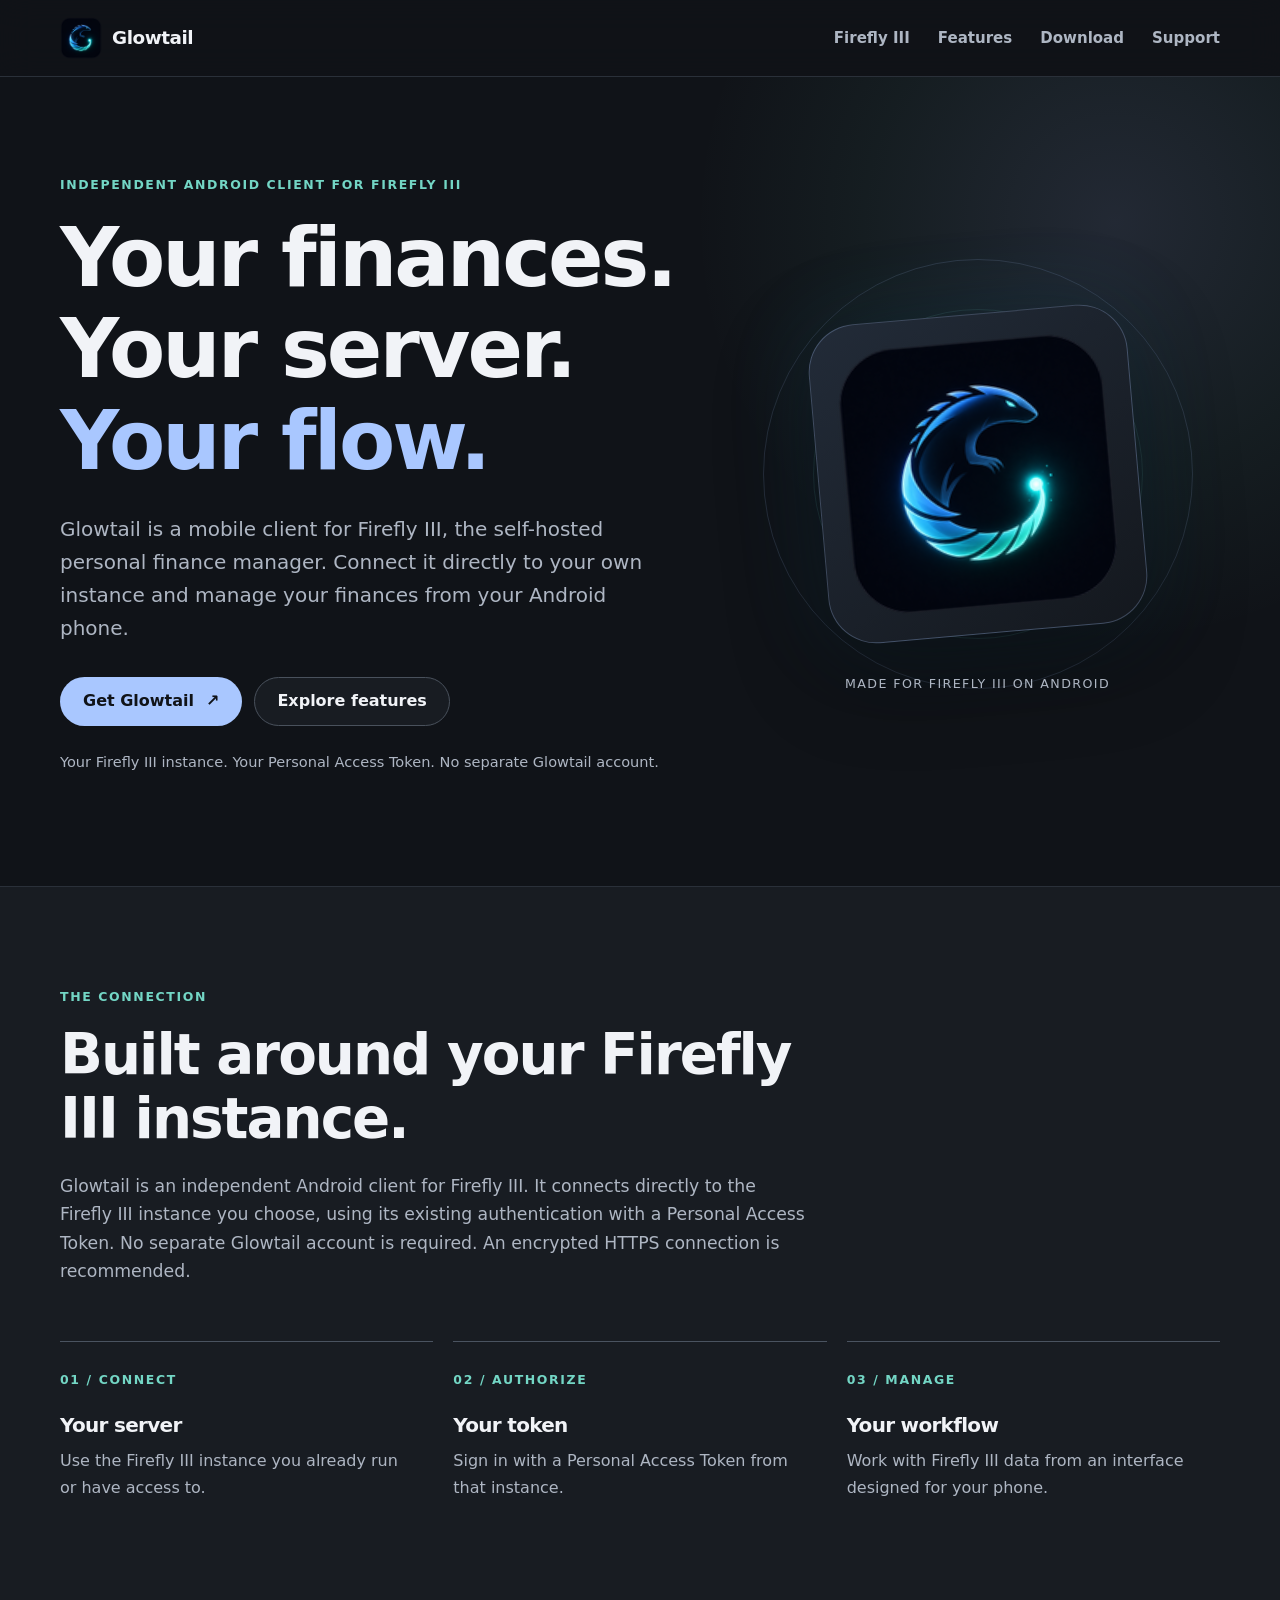
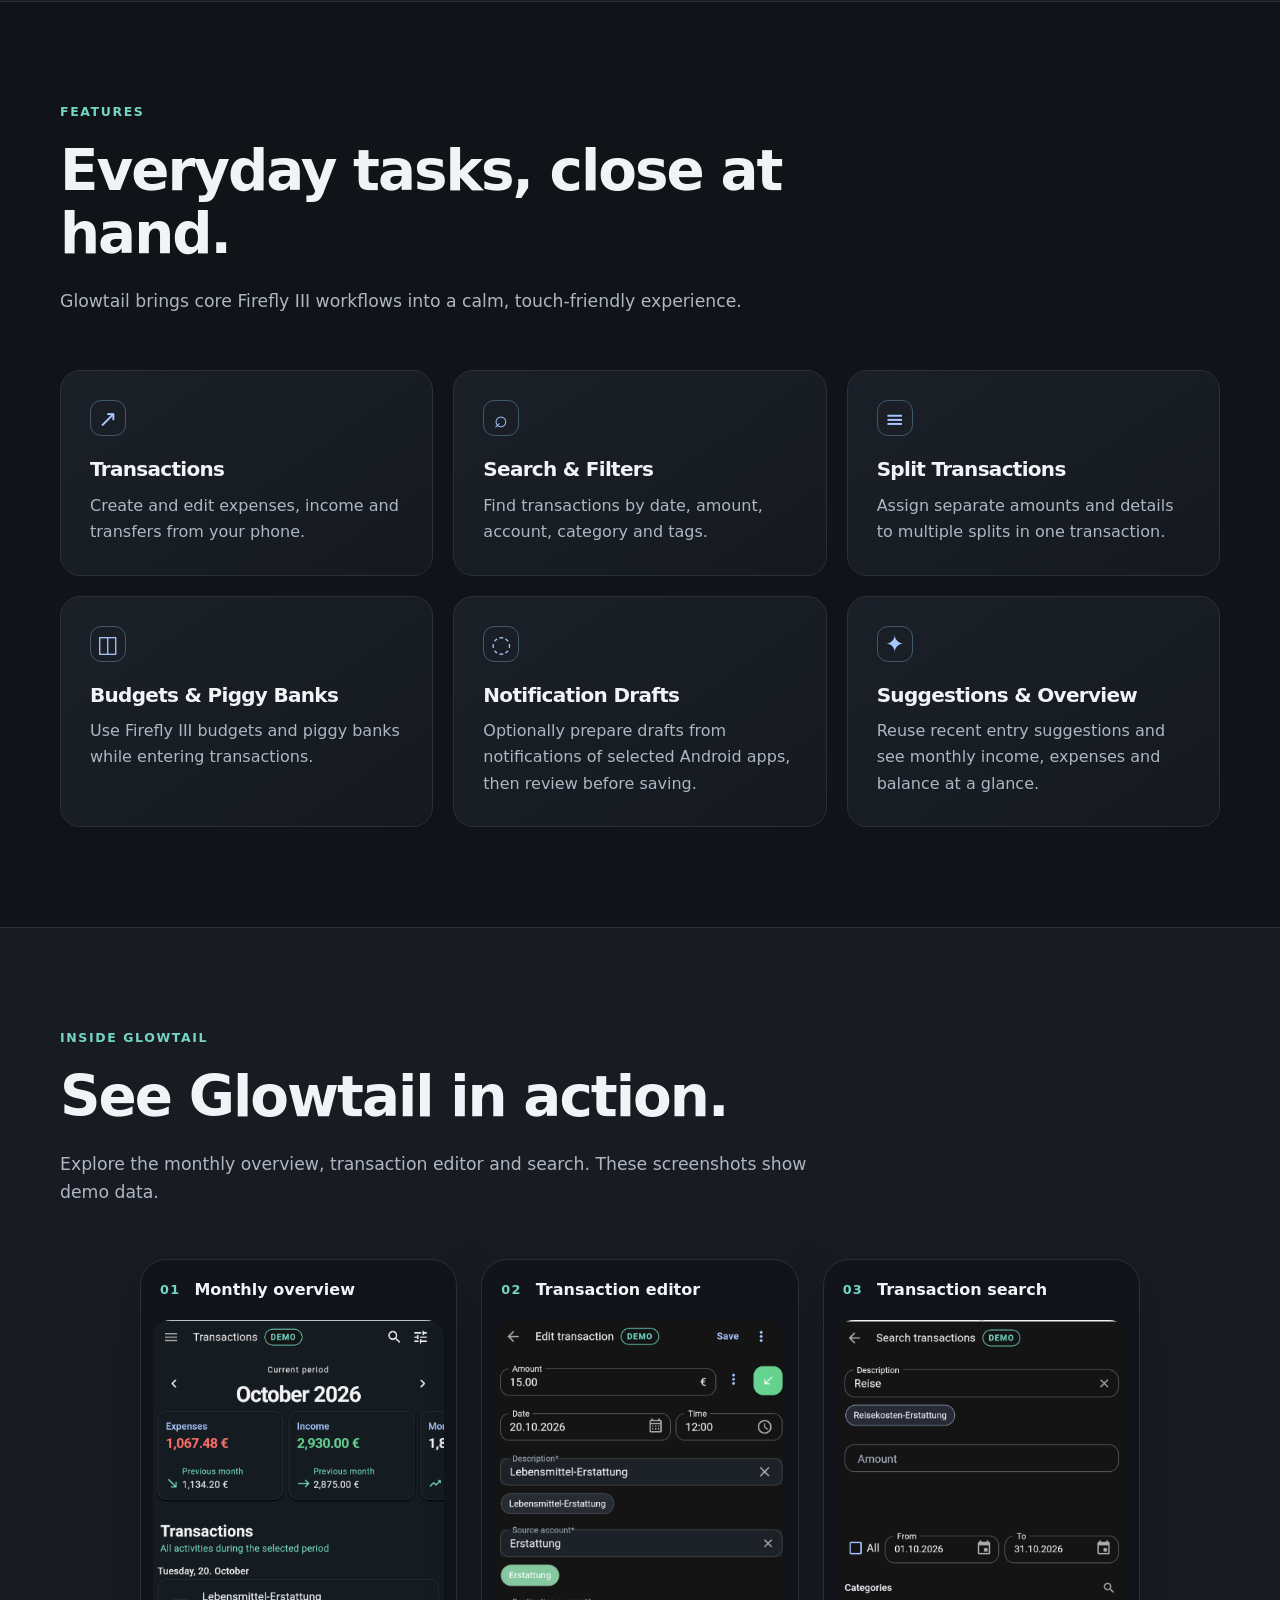
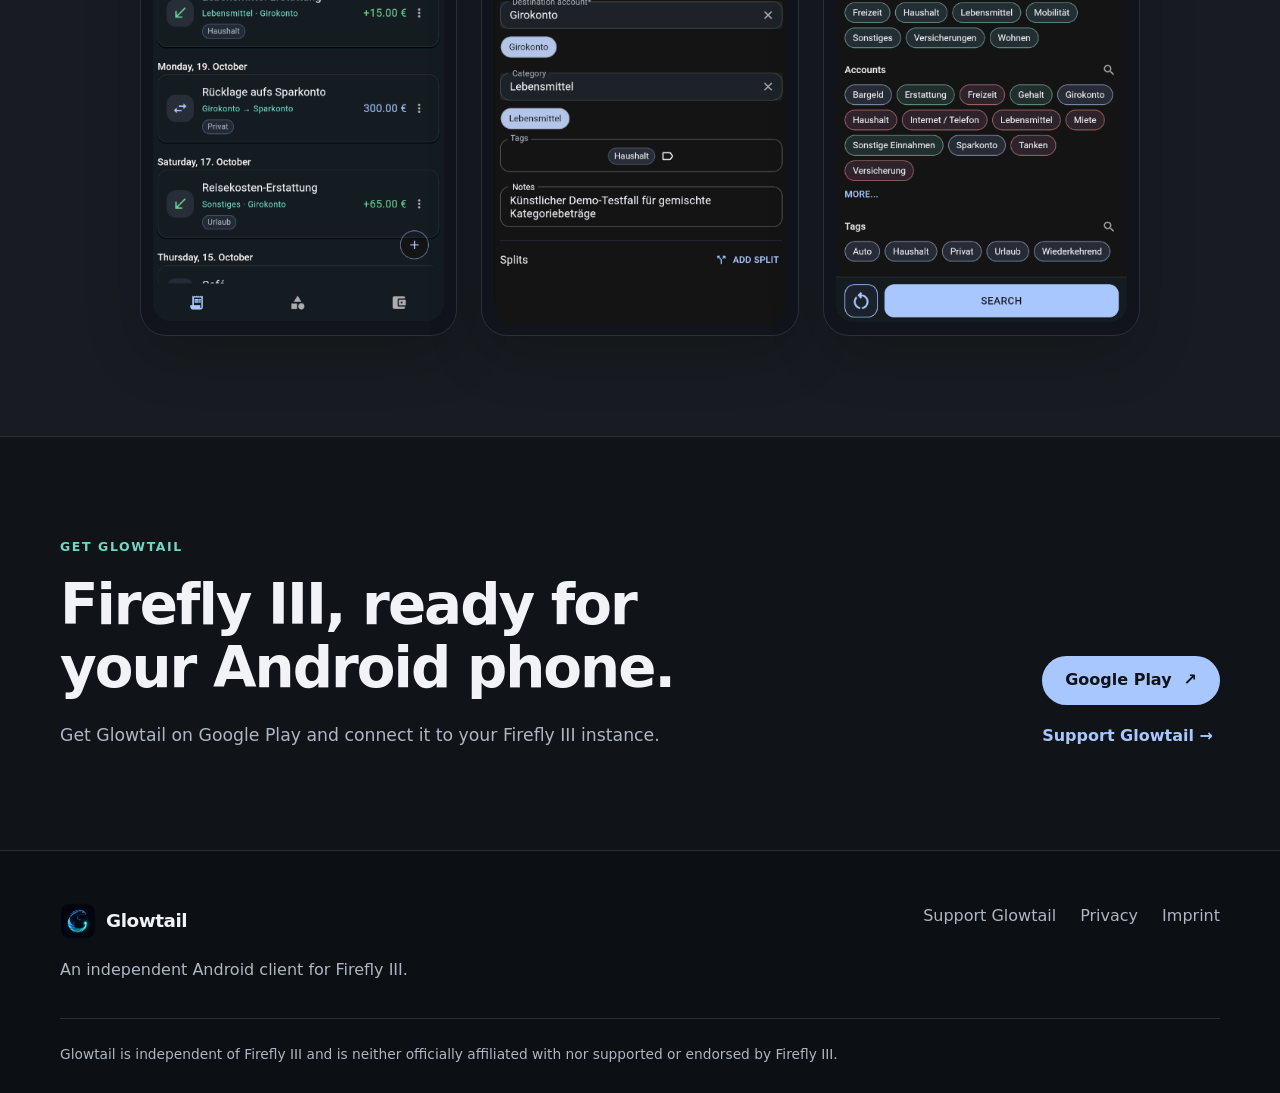
<file: index.html>
<!doctype html>
<html lang="en">
<head>
  <meta charset="utf-8"><meta name="viewport" content="width=device-width, initial-scale=1">
  <title>Glowtail — Independent Android client for Firefly III</title>
  <meta name="description" content="Glowtail is an independent Android client for Firefly III. Connect to your self-hosted instance to manage transactions, search and budgets on your phone.">
  <meta name="theme-color" content="#101318"><link rel="canonical" href="https://glowtail.app/">
  <meta property="og:type" content="website">
  <meta property="og:site_name" content="Glowtail">
  <meta property="og:locale" content="en_US">
  <meta property="og:title" content="Glowtail — Independent Android client for Firefly III">
  <meta property="og:description" content="Glowtail is an independent Android client for Firefly III. Connect to your self-hosted instance to manage transactions, search and budgets on your phone.">
  <meta property="og:url" content="https://glowtail.app/">
  <meta property="og:image" content="https://glowtail.app/assets/glowtail-social.png">
  <meta property="og:image:type" content="image/png">
  <meta property="og:image:width" content="512">
  <meta property="og:image:height" content="512">
  <meta property="og:image:alt" content="Glowtail app icon">
  <meta name="twitter:card" content="summary">
  <meta name="twitter:title" content="Glowtail — Independent Android client for Firefly III">
  <meta name="twitter:description" content="Glowtail is an independent Android client for Firefly III. Connect to your self-hosted instance to manage transactions, search and budgets on your phone.">
  <meta name="twitter:image" content="https://glowtail.app/assets/glowtail-social.png">
  <meta name="twitter:image:alt" content="Glowtail app icon">
  <link rel="icon" type="image/png" href="assets/favicon.png"><link rel="stylesheet" href="css/site.css">
  <script type="application/ld+json">
  {
    "@context": "https://schema.org",
    "@type": "SoftwareApplication",
    "@id": "https://glowtail.app/#app",
    "name": "Glowtail",
    "applicationCategory": "FinanceApplication",
    "operatingSystem": "Android",
    "description": "Glowtail is an independent Android client for Firefly III that connects directly to your own self-hosted personal finance instance.",
    "url": "https://glowtail.app/",
    "downloadUrl": "https://play.google.com/store/apps/details?id=com.itbug.glowtail",
    "image": "https://glowtail.app/assets/glowtail-social.png",
    "screenshot": [
      "https://glowtail.app/assets/screenshots/monthly-overview.png",
      "https://glowtail.app/assets/screenshots/transaction-editor.png",
      "https://glowtail.app/assets/screenshots/transaction-search.png"
    ]
  }
  </script>
</head>
<body>
  <a class="skip-link" href="#main">Skip to content</a>
  <header class="site-header"><div class="container header-content"><a class="brand" href="index.html" aria-label="Glowtail home"><img src="assets/glowtail-icon.png" width="42" height="42" alt=""><span>Glowtail</span></a><nav class="main-navigation" aria-label="Main navigation"><a href="#firefly">Firefly III</a><a href="#features">Features</a><a href="#download">Download</a><a href="support.html">Support</a></nav></div></header>
  <main id="main">
    <section class="hero"><div class="container hero-content"><div class="hero-copy"><p class="eyebrow">Independent Android client for Firefly III</p><h1>Your finances.<br>Your server.<br><span class="text-accent">Your flow.</span></h1><p class="hero-description">Glowtail is a mobile client for Firefly III, the self-hosted personal finance manager. Connect it directly to your own instance and manage your finances from your Android phone.</p><div class="hero-actions"><a class="button button-primary" href="https://play.google.com/store/apps/details?id=com.itbug.glowtail" target="_blank" rel="noopener noreferrer">Get Glowtail <span aria-hidden="true">↗</span></a><a class="button button-secondary" href="#features">Explore features</a></div><p class="hero-note">Your Firefly III instance. Your Personal Access Token. No separate Glowtail account.</p></div><div class="hero-visual"><div class="hero-orbit orbit-one"></div><div class="hero-orbit orbit-two"></div><div class="hero-icon-card"><img src="assets/glowtail-icon.png" width="288" height="288" alt="Glowtail app icon, a luminous blue and turquoise firefly"></div><span class="visual-caption">Made for Firefly III on Android</span></div></div></section>
    <section id="firefly" class="section section-surface"><div class="container"><div class="section-heading"><p class="eyebrow">The connection</p><h2>Built around your Firefly III instance.</h2><p>Glowtail is an independent Android client for Firefly III. It connects directly to the Firefly III instance you choose, using its existing authentication with a Personal Access Token. No separate Glowtail account is required. An encrypted HTTPS connection is recommended.</p></div><div class="principles-grid"><article class="principle"><span class="step">01 / CONNECT</span><h3>Your server</h3><p>Use the Firefly III instance you already run or have access to.</p></article><article class="principle"><span class="step">02 / AUTHORIZE</span><h3>Your token</h3><p>Sign in with a Personal Access Token from that instance.</p></article><article class="principle"><span class="step">03 / MANAGE</span><h3>Your workflow</h3><p>Work with Firefly III data from an interface designed for your phone.</p></article></div></div></section>
    <section id="features" class="section" aria-labelledby="features-heading"><div class="container"><div class="section-heading"><p class="eyebrow">Features</p><h2 id="features-heading">Everyday tasks, close at hand.</h2><p>Glowtail brings core Firefly III workflows into a calm, touch-friendly experience.</p></div><div class="features-grid">
      <article class="feature-card"><span class="feature-mark" aria-hidden="true">↗</span><h3>Transactions</h3><p>Create and edit expenses, income and transfers from your phone.</p></article>
      <article class="feature-card"><span class="feature-mark" aria-hidden="true">⌕</span><h3>Search &amp; Filters</h3><p>Find transactions by date, amount, account, category and tags.</p></article>
      <article class="feature-card"><span class="feature-mark" aria-hidden="true">≡</span><h3>Split Transactions</h3><p>Assign separate amounts and details to multiple splits in one transaction.</p></article>
      <article class="feature-card"><span class="feature-mark" aria-hidden="true">◫</span><h3>Budgets &amp; Piggy Banks</h3><p>Use Firefly III budgets and piggy banks while entering transactions.</p></article>
      <article class="feature-card"><span class="feature-mark" aria-hidden="true">◌</span><h3>Notification Drafts</h3><p>Optionally prepare drafts from notifications of selected Android apps, then review before saving.</p></article>
      <article class="feature-card"><span class="feature-mark" aria-hidden="true">✦</span><h3>Suggestions &amp; Overview</h3><p>Reuse recent entry suggestions and see monthly income, expenses and balance at a glance.</p></article>
    </div></div></section>
    <section id="screenshots" class="section section-surface"><div class="container showcase-grid"><div class="section-heading"><p class="eyebrow">Inside Glowtail</p><h2>See Glowtail in action.</h2><p>Explore the monthly overview, transaction editor and search. These screenshots show demo data.</p></div><div class="screenshot-gallery">
      <figure class="screenshot-card"><figcaption><span>01</span> Monthly overview</figcaption><a class="screenshot-link" href="assets/screenshots/monthly-overview.png" target="_blank" rel="noopener noreferrer" aria-label="Open monthly overview screenshot full size"><img src="assets/screenshots/monthly-overview.png" width="385" height="794" loading="lazy" decoding="async" alt="Glowtail monthly overview with income, expenses, balance and recent demo transactions"></a></figure>
      <figure class="screenshot-card"><figcaption><span>02</span> Transaction editor</figcaption><a class="screenshot-link" href="assets/screenshots/transaction-editor.png" target="_blank" rel="noopener noreferrer" aria-label="Open transaction editor screenshot full size"><img src="assets/screenshots/transaction-editor.png" width="383" height="792" loading="lazy" decoding="async" alt="Glowtail transaction editor showing amount, accounts, category, tags and splits with demo data"></a></figure>
      <figure class="screenshot-card"><figcaption><span>03</span> Transaction search</figcaption><a class="screenshot-link" href="assets/screenshots/transaction-search.png" target="_blank" rel="noopener noreferrer" aria-label="Open transaction search screenshot full size"><img src="assets/screenshots/transaction-search.png" width="384" height="793" loading="lazy" decoding="async" alt="Glowtail search filters for description, date, categories, accounts and tags with demo data"></a></figure>
    </div></div></section>
    <section id="download" class="section download-section"><div class="container download-content"><div><p class="eyebrow">Get Glowtail</p><h2>Firefly III, ready for your Android phone.</h2><p>Get Glowtail on Google Play and connect it to your Firefly III instance.</p></div><div class="download-actions"><a class="button button-primary" href="https://play.google.com/store/apps/details?id=com.itbug.glowtail" target="_blank" rel="noopener noreferrer">Google Play <span aria-hidden="true">↗</span></a><a class="text-link" href="support.html">Support Glowtail <span aria-hidden="true">→</span></a></div></div></section>
  </main>
  <footer class="site-footer"><div class="container footer-content"><div><a class="brand footer-brand" href="index.html"><img src="assets/glowtail-icon.png" width="36" height="36" alt=""><span>Glowtail</span></a><p>An independent Android client for Firefly III.</p></div><nav class="footer-navigation" aria-label="Footer navigation"><a href="support.html">Support Glowtail</a><a href="https://v373z.github.io/privacy-policies/glowtail/privacy_policy_en.html">Privacy</a><a href="imprint.html">Imprint</a></nav></div><div class="container footer-legal"><p>Glowtail is independent of Firefly III and is neither officially affiliated with nor supported or endorsed by Firefly III.</p></div></footer>
</body>
</html>
</file>
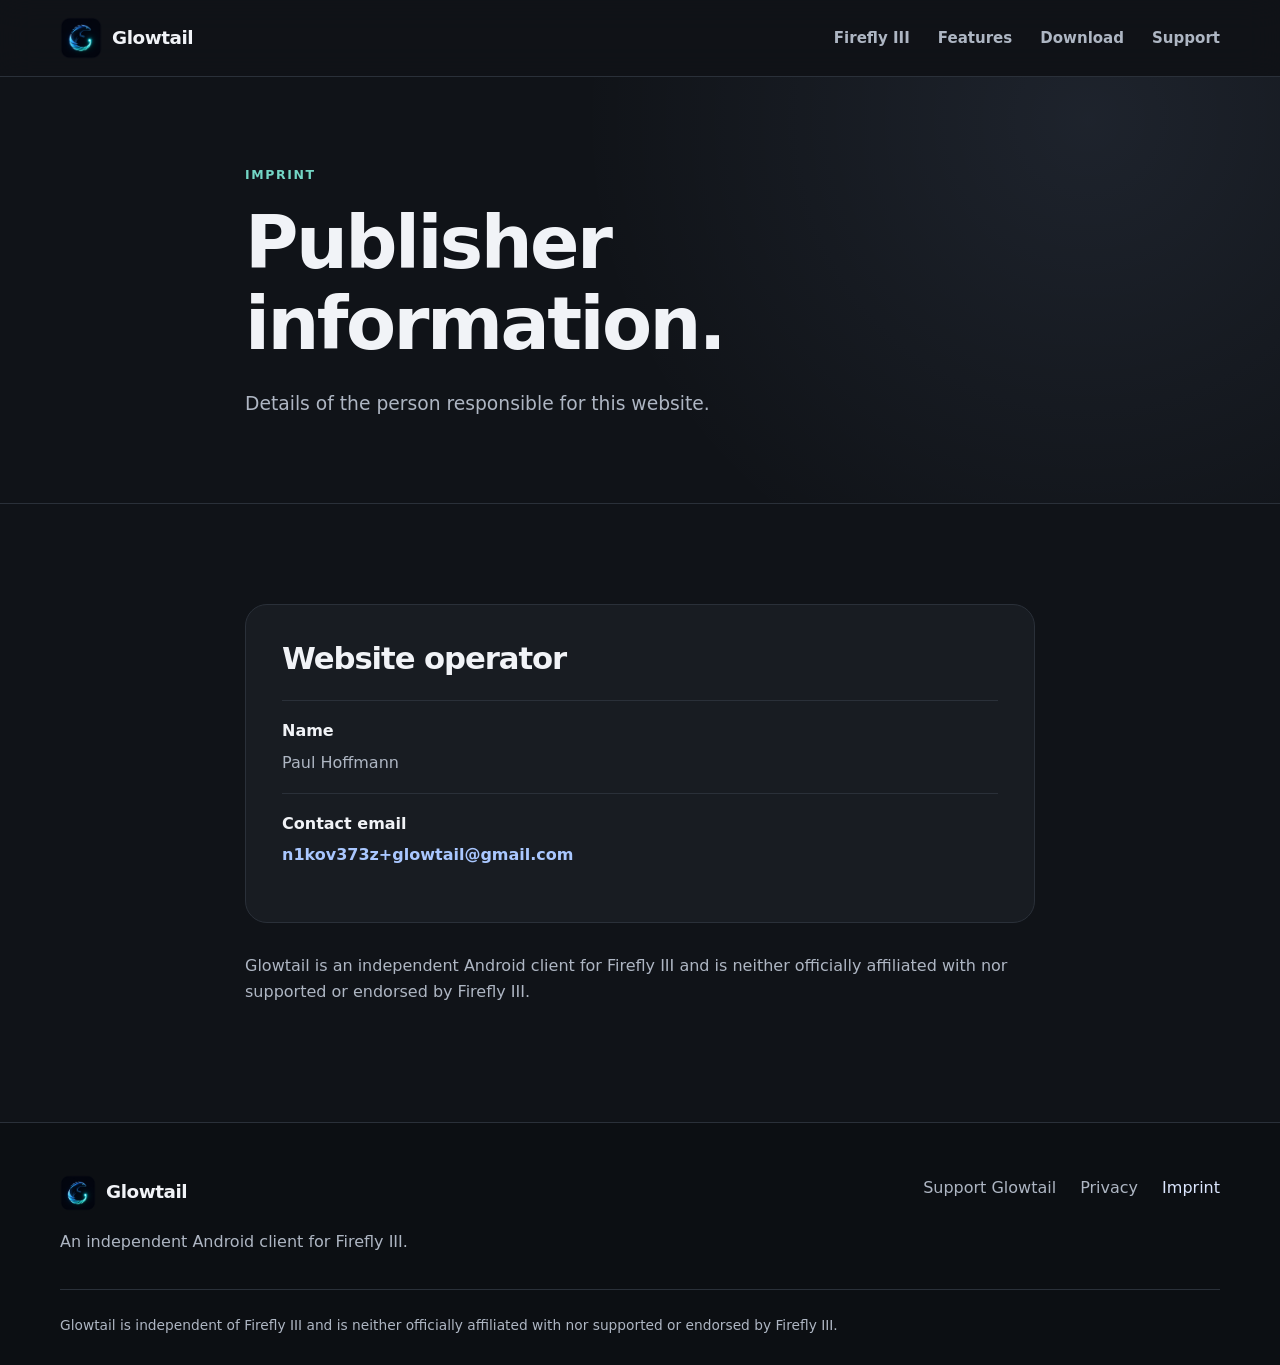
<file: imprint.html>
<!doctype html>
<html lang="en">
<head>
  <meta charset="utf-8"><meta name="viewport" content="width=device-width, initial-scale=1">
  <title>Imprint — Glowtail</title><meta name="description" content="Publisher and contact information for the Glowtail website."><meta name="theme-color" content="#101318"><link rel="canonical" href="https://glowtail.app/imprint.html">
  <meta property="og:type" content="website">
  <meta property="og:site_name" content="Glowtail">
  <meta property="og:locale" content="en_US">
  <meta property="og:title" content="Imprint — Glowtail">
  <meta property="og:description" content="Publisher information for Glowtail.">
  <meta property="og:url" content="https://glowtail.app/imprint.html">
  <meta property="og:image" content="https://glowtail.app/assets/glowtail-social.png">
  <meta property="og:image:type" content="image/png">
  <meta property="og:image:width" content="512">
  <meta property="og:image:height" content="512">
  <meta property="og:image:alt" content="Glowtail app icon">
  <meta name="twitter:card" content="summary">
  <meta name="twitter:title" content="Imprint — Glowtail">
  <meta name="twitter:description" content="Publisher information for Glowtail.">
  <meta name="twitter:image" content="https://glowtail.app/assets/glowtail-social.png">
  <meta name="twitter:image:alt" content="Glowtail app icon">
  <link rel="icon" type="image/png" href="assets/favicon.png"><link rel="stylesheet" href="css/site.css">
</head>
<body>
  <a class="skip-link" href="#main">Skip to content</a>
  <header class="site-header"><div class="container header-content"><a class="brand" href="index.html" aria-label="Glowtail home"><img src="assets/glowtail-icon.png" width="42" height="42" alt=""><span>Glowtail</span></a><nav class="main-navigation" aria-label="Main navigation"><a href="index.html#firefly">Firefly III</a><a href="index.html#features">Features</a><a href="index.html#download">Download</a><a href="support.html">Support</a></nav></div></header>
  <main id="main"><section class="page-hero"><div class="container narrow"><p class="eyebrow">Imprint</p><h1>Publisher information.</h1><p>Details of the person responsible for this website.</p></div></section><section class="section legal-section"><div class="container narrow"><div class="imprint-card"><h2>Website operator</h2><dl><div><dt>Name</dt><dd>Paul Hoffmann</dd></div><div id="contact"><dt>Contact email</dt><dd><a class="text-link" href="mailto:n1kov373z+glowtail@gmail.com">n1kov373z+glowtail@gmail.com</a></dd></div></dl></div><p class="legal-note">Glowtail is an independent Android client for Firefly III and is neither officially affiliated with nor supported or endorsed by Firefly III.</p></div></section></main>
  <footer class="site-footer"><div class="container footer-content"><div><a class="brand footer-brand" href="index.html"><img src="assets/glowtail-icon.png" width="36" height="36" alt=""><span>Glowtail</span></a><p>An independent Android client for Firefly III.</p></div><nav class="footer-navigation" aria-label="Footer navigation"><a href="support.html">Support Glowtail</a><a href="https://v373z.github.io/privacy-policies/glowtail/privacy_policy_en.html">Privacy</a><a href="imprint.html" aria-current="page">Imprint</a></nav></div><div class="container footer-legal"><p>Glowtail is independent of Firefly III and is neither officially affiliated with nor supported or endorsed by Firefly III.</p></div></footer>
</body>
</html>
</file>
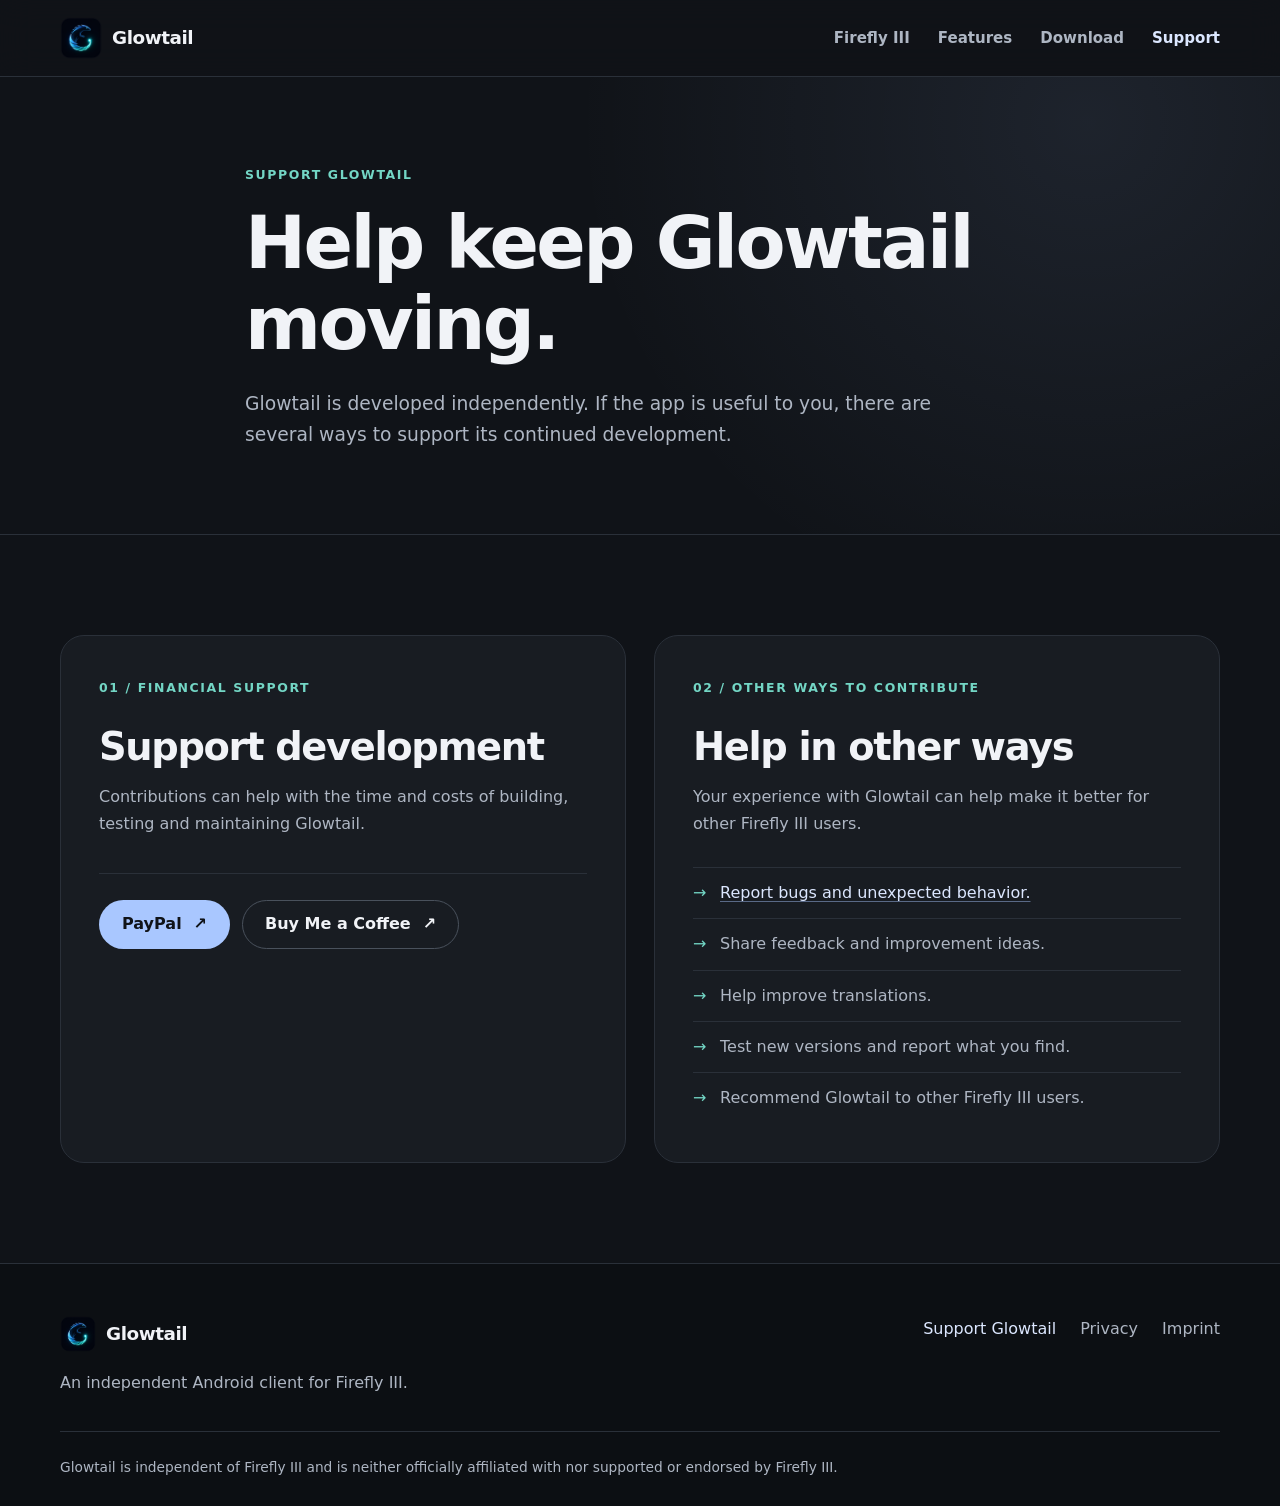
<file: support.html>
<!doctype html>
<html lang="en">
<head>
  <meta charset="utf-8"><meta name="viewport" content="width=device-width, initial-scale=1">
  <title>Support Glowtail</title><meta name="description" content="Support independent Glowtail development financially or by reporting bugs, sharing feedback and improving translations."><meta name="theme-color" content="#101318"><link rel="canonical" href="https://glowtail.app/support.html">
  <meta property="og:type" content="website">
  <meta property="og:site_name" content="Glowtail">
  <meta property="og:locale" content="en_US">
  <meta property="og:title" content="Support Glowtail">
  <meta property="og:description" content="Ways to support the independent Android client for Firefly III.">
  <meta property="og:url" content="https://glowtail.app/support.html">
  <meta property="og:image" content="https://glowtail.app/assets/glowtail-social.png">
  <meta property="og:image:type" content="image/png">
  <meta property="og:image:width" content="512">
  <meta property="og:image:height" content="512">
  <meta property="og:image:alt" content="Glowtail app icon">
  <meta name="twitter:card" content="summary">
  <meta name="twitter:title" content="Support Glowtail">
  <meta name="twitter:description" content="Ways to support the independent Android client for Firefly III.">
  <meta name="twitter:image" content="https://glowtail.app/assets/glowtail-social.png">
  <meta name="twitter:image:alt" content="Glowtail app icon">
  <link rel="icon" type="image/png" href="assets/favicon.png"><link rel="stylesheet" href="css/site.css">
</head>
<body>
  <a class="skip-link" href="#main">Skip to content</a>
  <header class="site-header"><div class="container header-content"><a class="brand" href="index.html" aria-label="Glowtail home"><img src="assets/glowtail-icon.png" width="42" height="42" alt=""><span>Glowtail</span></a><nav class="main-navigation" aria-label="Main navigation"><a href="index.html#firefly">Firefly III</a><a href="index.html#features">Features</a><a href="index.html#download">Download</a><a href="support.html" aria-current="page">Support</a></nav></div></header>
  <main id="main"><section class="page-hero"><div class="container narrow"><p class="eyebrow">Support Glowtail</p><h1>Help keep Glowtail moving.</h1><p>Glowtail is developed independently. If the app is useful to you, there are several ways to support its continued development.</p></div></section>
  <section class="section support-section"><div class="container support-grid">
    <article class="support-card"><span class="card-index">01 / FINANCIAL SUPPORT</span><h2>Support development</h2><p>Contributions can help with the time and costs of building, testing and maintaining Glowtail.</p><div class="support-actions"><a class="button button-primary" href="https://www.paypal.com/donate/?hosted_button_id=CYN2DRWB8VP6J" target="_blank" rel="noopener noreferrer">PayPal <span aria-hidden="true">↗</span></a><a class="button button-secondary" href="https://buymeacoffee.com/v373z" target="_blank" rel="noopener noreferrer">Buy Me a Coffee <span aria-hidden="true">↗</span></a></div></article>
    <article class="support-card"><span class="card-index">02 / OTHER WAYS TO CONTRIBUTE</span><h2>Help in other ways</h2><p>Your experience with Glowtail can help make it better for other Firefly III users.</p><ul class="support-list"><li><a href="imprint.html#contact">Report bugs and unexpected behavior.</a></li><li>Share feedback and improvement ideas.</li><li>Help improve translations.</li><li>Test new versions and report what you find.</li><li>Recommend Glowtail to other Firefly III users.</li></ul></article>
  </div></section></main>
  <footer class="site-footer"><div class="container footer-content"><div><a class="brand footer-brand" href="index.html"><img src="assets/glowtail-icon.png" width="36" height="36" alt=""><span>Glowtail</span></a><p>An independent Android client for Firefly III.</p></div><nav class="footer-navigation" aria-label="Footer navigation"><a href="support.html" aria-current="page">Support Glowtail</a><a href="https://v373z.github.io/privacy-policies/glowtail/privacy_policy_en.html">Privacy</a><a href="imprint.html">Imprint</a></nav></div><div class="container footer-legal"><p>Glowtail is independent of Firefly III and is neither officially affiliated with nor supported or endorsed by Firefly III.</p></div></footer>
</body>
</html>
</file>
<file: css/site.css>
:root{--background:#101318;--surface:#181C22;--primary:#A9C7FF;--primary-light:#DCE7FF;--secondary:#73D6C5;--text:#F1F3F7;--muted:#AEB6C3;--divider:#2A3039;--container:1160px}
*{box-sizing:border-box}
html{scroll-behavior:smooth;scroll-padding-top:110px}
body{margin:0;background:var(--background);color:var(--text);font:16px/1.65 system-ui,-apple-system,BlinkMacSystemFont,"Segoe UI",sans-serif;-webkit-font-smoothing:antialiased}
a{color:inherit;text-decoration:none}
a:focus-visible{outline:3px solid var(--secondary);outline-offset:4px;border-radius:4px}
img{display:block;max-width:100%}
h1,h2,h3,p{overflow-wrap:break-word}
.container{width:min(calc(100% - 48px),var(--container));margin-inline:auto}
.narrow{max-width:790px}
.skip-link{position:absolute;z-index:200;top:-100px;left:16px;padding:10px 16px;background:var(--primary);color:var(--background)}
.skip-link:focus{top:12px}
.site-header{position:sticky;top:0;z-index:100;background:rgba(16,19,24,.94);border-bottom:1px solid var(--divider);backdrop-filter:blur(16px)}
.header-content{min-height:76px;display:flex;align-items:center;justify-content:space-between;gap:28px}
.brand{display:inline-flex;align-items:center;gap:10px;font-size:1.15rem;font-weight:760;letter-spacing:-.025em;white-space:nowrap}
.brand img{border-radius:11px}
.site-header .brand img{width:42px;height:42px;max-width:none;aspect-ratio:1/1;object-fit:contain;flex:0 0 42px}
.main-navigation{display:flex;align-items:center;justify-content:flex-end;flex-wrap:wrap;gap:8px 28px;color:var(--muted);font-size:.94rem;font-weight:580}
.main-navigation a,.footer-navigation a,.text-link{transition:color .16s ease}
.main-navigation a:hover,.main-navigation a[aria-current],.footer-navigation a:hover,.footer-navigation a[aria-current],.text-link:hover{color:var(--primary-light)}
.hero{position:relative;isolation:isolate;overflow:hidden}
.hero:before{content:"";position:absolute;z-index:-1;inset:-280px -260px auto auto;width:850px;aspect-ratio:1;background:radial-gradient(circle,rgba(169,199,255,.12),rgba(115,214,197,.05) 42%,transparent 70%);pointer-events:none}
.hero-content{display:grid;grid-template-columns:minmax(0,1.12fr) minmax(340px,.88fr);align-items:center;gap:5%;min-height:670px;padding-block:98px 112px}
.eyebrow,.card-index,.step{color:var(--secondary);font-size:.78rem;font-weight:750;letter-spacing:.13em;text-transform:uppercase}
.eyebrow{margin:0 0 16px}
h1,h2,h3{margin:0;line-height:1.12;letter-spacing:-.035em}
.hero h1{font-size:clamp(3.25rem,6.4vw,5.9rem);font-weight:780}
.text-accent{color:var(--primary)}
.hero-description{max-width:620px;margin:26px 0 0;color:var(--muted);font-size:clamp(1.1rem,1.6vw,1.25rem)}
.hero-actions,.support-actions{display:flex;flex-wrap:wrap;gap:12px;margin-top:32px}
.button{display:inline-flex;align-items:center;justify-content:center;gap:12px;min-height:49px;padding:11px 22px;border:1px solid transparent;border-radius:999px;font-weight:720;line-height:1.3;text-align:center;transition:background-color .16s ease,border-color .16s ease,transform .16s ease}
a.button:hover{transform:translateY(-2px)}
.button-primary{background:var(--primary);color:var(--background)}
.button-primary:hover{background:var(--primary-light)}
.button-secondary{border-color:#49515c;background:var(--surface);color:var(--text)}
.button-secondary:hover{border-color:var(--primary)}
.hero-note{margin:24px 0 0;color:var(--muted);font-size:.91rem}
.hero-visual{min-height:440px;display:grid;place-items:center;position:relative}
.hero-orbit{position:absolute;aspect-ratio:1;border:1px solid rgba(169,199,255,.14);border-radius:50%}
.orbit-one{width:min(100%,430px)}.orbit-two{width:min(77%,330px);border-color:rgba(115,214,197,.12)}
.hero-icon-card{position:relative;padding:19px;border:1px solid rgba(169,199,255,.26);border-radius:48px;background:linear-gradient(145deg,#222b38,#14181e);box-shadow:0 28px 95px rgba(0,0,0,.42),0 0 90px rgba(42,160,218,.13);transform:rotate(-5deg)}
.hero-icon-card img{width:clamp(180px,23vw,280px);height:auto;aspect-ratio:1/1;object-fit:contain;border-radius:34px}
.visual-caption{position:absolute;bottom:0;color:var(--muted);font-size:.79rem;letter-spacing:.11em;text-transform:uppercase}
.section{padding-block:100px}
.section-surface{background:var(--surface);border-block:1px solid var(--divider)}
.section-heading{max-width:750px}
.section-heading h2,.download-content h2{font-size:clamp(2.25rem,4.4vw,3.75rem)}
.section-heading>p:last-child,.download-content p:last-child{margin:22px 0 0;color:var(--muted);font-size:1.08rem}
.principles-grid,.features-grid{display:grid;gap:20px;margin-top:55px}
.principles-grid{grid-template-columns:repeat(3,minmax(0,1fr))}
.principle{padding:24px 18px 0 0;border-top:1px solid #4a5360}
.principle h3{margin-top:22px}
.principle h3,.feature-card h3{font-size:1.25rem}
.principle p,.feature-card p{margin:12px 0 0;color:var(--muted)}
.features-grid{grid-template-columns:repeat(3,minmax(0,1fr))}
.feature-card{min-height:202px;padding:29px;border:1px solid var(--divider);border-radius:20px;background:linear-gradient(145deg,#1b2028,#15191f)}
.feature-mark{display:grid;place-items:center;width:36px;height:36px;margin-bottom:22px;border:1px solid #41586a;border-radius:11px;color:var(--primary);font-size:1.45rem;line-height:1}
.screenshot-gallery{display:grid;grid-template-columns:repeat(3,minmax(0,1fr));gap:24px;max-width:1000px;margin:52px auto 0}
.screenshot-card{min-width:0;margin:0;padding:12px;border:1px solid var(--divider);border-radius:26px;background:#11151b;box-shadow:0 20px 55px rgba(0,0,0,.2)}
.screenshot-link{display:block;overflow:hidden;border-radius:18px;background:var(--background)}
.screenshot-link img{width:100%;height:auto}
.screenshot-card figcaption{display:flex;align-items:center;gap:14px;padding:5px 7px 17px;color:var(--text);font-weight:660}
.screenshot-card figcaption span{color:var(--secondary);font-size:.8rem;letter-spacing:.1em}
.download-content{display:grid;grid-template-columns:minmax(0,1fr) auto;align-items:end;gap:44px}
.download-content>div:first-child{max-width:710px}
.download-actions{display:flex;flex-direction:column;align-items:flex-start;gap:18px}
.text-link{color:var(--primary);font-weight:680}
.site-footer{padding:52px 0 28px;border-top:1px solid var(--divider);background:#0c0f13}
.footer-content{display:flex;justify-content:space-between;gap:35px}
.footer-content p,.footer-legal{color:var(--muted)}
.footer-content p{margin:10px 0 0}
.footer-navigation{display:flex;flex-wrap:wrap;gap:10px 24px;align-content:start;color:var(--muted)}
.footer-legal{margin-top:34px;padding-top:24px;border-top:1px solid var(--divider);font-size:.86rem}
.footer-legal p{max-width:900px;margin:0}
.page-hero{padding:88px 0 83px;border-bottom:1px solid var(--divider);background:radial-gradient(circle at 85% 10%,rgba(169,199,255,.09),transparent 44%)}
.page-hero h1{font-size:clamp(2.7rem,5.7vw,5rem)}
.page-hero p:last-child{max-width:720px;margin:24px 0 0;color:var(--muted);font-size:1.17rem}
.support-grid{display:grid;grid-template-columns:repeat(2,minmax(0,1fr));gap:28px;align-items:stretch}
.support-card{padding:38px;border:1px solid var(--divider);border-radius:24px;background:var(--surface)}
.support-card h2{margin-top:25px;font-size:clamp(1.8rem,3vw,2.5rem)}
.support-card>p{color:var(--muted)}
.support-card>.support-actions{margin-top:36px;padding-top:26px;border-top:1px solid var(--divider)}
.support-list{margin:30px 0 0;padding:0;list-style:none}
.support-list li{position:relative;padding:12px 0 12px 27px;border-top:1px solid var(--divider);color:var(--muted)}
.support-list li:before{content:"→";position:absolute;left:0;color:var(--secondary)}
.support-list a{color:var(--primary-light);text-decoration:underline;text-decoration-color:rgba(169,199,255,.45);text-underline-offset:.2em}
.support-list a:hover{text-decoration-color:currentColor}
.imprint-card h2{font-size:clamp(1.55rem,2.4vw,2.2rem)}
.legal-note{color:var(--muted)}
.imprint-card{padding:36px;border:1px solid var(--divider);border-radius:22px;background:var(--surface)}
.imprint-card dl{margin:25px 0 0}.imprint-card dl>div{padding:17px 0;border-top:1px solid var(--divider)}
.imprint-card dt{font-weight:700}.imprint-card dd{margin:5px 0 0;color:var(--muted)}
.legal-note{margin-top:30px}
.redirect-message{max-width:680px;padding-block:12vh}
.redirect-message h1{font-size:clamp(2rem,5vw,3rem)}
.redirect-message p{color:var(--muted)}
@media(max-width:1000px){.hero-content{grid-template-columns:1fr 330px;gap:20px;min-height:590px}.hero h1{font-size:clamp(3.15rem,6vw,4.8rem)}.features-grid{grid-template-columns:repeat(2,minmax(0,1fr))}.download-content{grid-template-columns:1fr}}
@media(max-width:760px){.header-content{align-items:flex-start;flex-direction:column;gap:4px;padding-block:10px}.main-navigation{justify-content:flex-start;gap:4px 17px;font-size:.88rem}.main-navigation a{padding:5px 0}.hero-content{grid-template-columns:1fr;min-height:0;padding-block:40px 64px}.hero-visual{min-height:290px}.hero-icon-card img{width:190px}.visual-caption{bottom:-3px}.section{padding-block:76px}.principles-grid{grid-template-columns:1fr;gap:27px}.features-grid{grid-template-columns:1fr}.feature-card{min-height:0}.screenshot-gallery{grid-template-columns:1fr;max-width:320px;gap:28px}.support-grid{grid-template-columns:1fr;gap:30px}.footer-content{flex-direction:column}}
@media(max-width:480px){.container{width:min(calc(100% - 32px),var(--container))}.hero-content{padding-block:34px 52px}.hero h1{font-size:clamp(2.8rem,13vw,4rem)}.hero-visual{min-height:260px}.orbit-one{width:260px}.orbit-two{width:200px}.hero-icon-card img{width:160px}.hero-icon-card{padding:13px;border-radius:32px}.section{padding-block:64px}.principles-grid,.features-grid{margin-top:34px}.feature-card{padding:23px}.feature-mark{margin-bottom:15px}.screenshot-gallery{max-width:280px;margin-top:34px;gap:24px}.screenshot-card{padding:9px;border-radius:21px}.screenshot-link{border-radius:14px}.screenshot-card figcaption{padding:6px 7px 13px}.support-card,.imprint-card{padding:25px}.button{width:100%}.hero-actions,.support-actions{flex-direction:column}.page-hero{padding-block:62px}.footer-navigation{gap:10px 20px}}
@media(prefers-reduced-motion:reduce){html{scroll-behavior:auto}*,*:before,*:after{animation-duration:.01ms!important;transition-duration:.01ms!important}}
</file>
